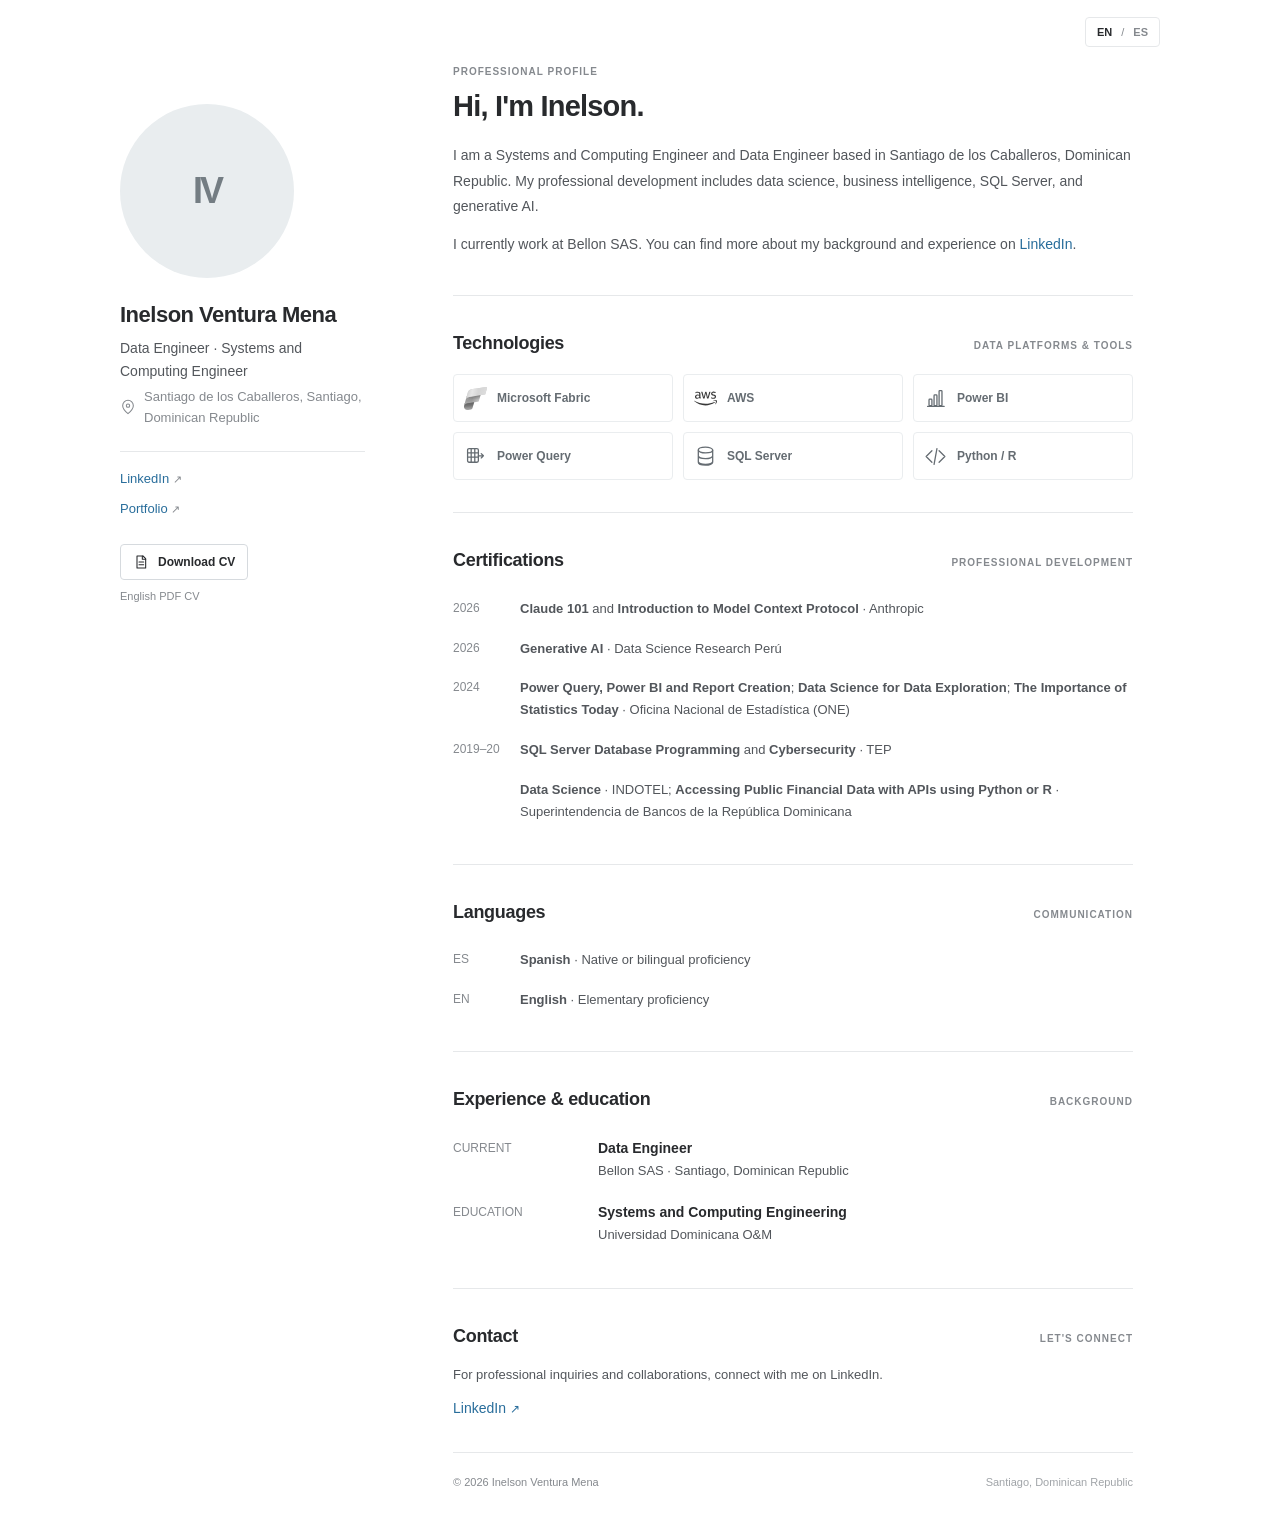
<file: index.html>
<!doctype html>
<html lang="en">
<head>
  <meta charset="utf-8">
  <meta name="viewport" content="width=device-width, initial-scale=1">
  <meta name="theme-color" content="#ffffff">
  <meta name="description" content="Inelson Ventura Mena — Data Engineer and Systems and Computing Engineer in Santiago, Dominican Republic.">
  <title>Inelson Ventura Mena — Portfolio</title>
  <link rel="stylesheet" href="styles.css">
</head>
<body>
  <div class="page">
    <div class="language-switch" aria-label="Language selector"><button type="button" data-language="en" aria-pressed="true">EN</button><span>/</span><button type="button" data-language="es" aria-pressed="false">ES</button></div>
    <aside class="profile" aria-label="Inelson Ventura Mena profile">
      <div class="portrait" aria-label="Profile photo placeholder"><span>IV</span></div>
      <h1>Inelson Ventura Mena</h1>
      <p class="role">Data Engineer · Systems and Computing Engineer</p>
      <p class="location"><svg class="profile-icon" viewBox="0 0 24 24" aria-hidden="true"><path d="M20 10c0 5-8 12-8 12S4 15 4 10a8 8 0 1 1 16 0Z"/><circle cx="12" cy="10" r="2.5"/></svg><span>Santiago de los Caballeros, Santiago, Dominican Republic</span></p>
      <div class="profile-rule"></div>
      <a class="profile-link" href="https://www.linkedin.com/in/iventuram/">LinkedIn <span>↗</span></a>
      <a class="profile-link" href="https://www.facebook.com/iventuram/">Portfolio <span>↗</span></a>
      <a class="cv-link" href="cv.pdf" download><svg class="profile-icon" viewBox="0 0 24 24" aria-hidden="true"><path d="M6 3h9l4 4v14H6z"/><path d="M14 3v5h5M9 12h7M9 16h7"/></svg><span class="cv-label">Download CV</span></a>
      <p class="cv-note">English PDF CV</p>
    </aside>

    <main>
      <section class="intro" id="about">
        <p class="eyebrow">PROFESSIONAL PROFILE</p>
        <h2>Hi, I'm Inelson.</h2>
        <p class="bio">I am a Systems and Computing Engineer and Data Engineer based in Santiago de los Caballeros, Dominican Republic. My professional development includes data science, business intelligence, SQL Server, and generative AI.</p>
        <p class="bio">I currently work at Bellon SAS. You can find more about my background and experience on <a href="https://www.linkedin.com/in/iventuram/">LinkedIn</a>.</p>
      </section>

      <section class="technology" id="technologies">
        <div class="section-heading"><h2>Technologies</h2><span>DATA PLATFORMS &amp; TOOLS</span></div>
        <div class="tech-grid">
          <div class="tech-item"><img class="tech-icon fabric-brand" src="assets/microsoft-fabric.svg" alt="" aria-hidden="true"><span>Microsoft Fabric</span></div>
          <div class="tech-item"><img class="tech-icon aws-brand" src="assets/aws-logo.svg" alt="" aria-hidden="true"><span>AWS</span></div>
          <div class="tech-item"><svg class="tech-icon" viewBox="0 0 32 32" aria-hidden="true"><path d="M5 27h23"/><rect x="7" y="17" width="4" height="9" rx="1"/><rect x="14" y="11" width="4" height="15" rx="1"/><rect x="21" y="5" width="4" height="21" rx="1"/></svg><span>Power BI</span></div>
          <div class="tech-item"><svg class="tech-icon" viewBox="0 0 32 32" aria-hidden="true"><rect x="5" y="5" width="15" height="19" rx="2"/><path d="M10 5v19M15 5v19M5 11h15M5 17h15M20 15h7m-3-3 3 3-3 3"/></svg><span>Power Query</span></div>
          <div class="tech-item"><svg class="tech-icon" viewBox="0 0 32 32" aria-hidden="true"><ellipse cx="16" cy="7" rx="10" ry="4"/><path d="M6 7v17c0 2.2 4.5 4 10 4s10-1.8 10-4V7M6 15c0 2.2 4.5 4 10 4s10-1.8 10-4M6 23c0 2.2 4.5 4 10 4s10-1.8 10-4"/></svg><span>SQL Server</span></div>
          <div class="tech-item"><svg class="tech-icon" viewBox="0 0 32 32" aria-hidden="true"><path d="m11 8-8 8 8 8M21 8l8 8-8 8M18 5l-4 22"/></svg><span>Python / R</span></div>
        </div>
      </section>

      <section class="news" id="certifications">
        <div class="section-heading"><h2>Certifications</h2><span>PROFESSIONAL DEVELOPMENT</span></div>
        <article class="news-item"><time>2026</time><p><strong>Claude 101</strong> and <strong>Introduction to Model Context Protocol</strong> · Anthropic</p></article>
        <article class="news-item"><time>2026</time><p><strong>Generative AI</strong> · Data Science Research Perú</p></article>
        <article class="news-item"><time>2024</time><p><strong>Power Query, Power BI and Report Creation</strong>; <strong>Data Science for Data Exploration</strong>; <strong>The Importance of Statistics Today</strong> · Oficina Nacional de Estadística (ONE)</p></article>
        <article class="news-item"><time>2019–20</time><p><strong>SQL Server Database Programming</strong> and <strong>Cybersecurity</strong> · TEP</p></article>
        <article class="news-item"><time></time><p><strong>Data Science</strong> · INDOTEL; <strong>Accessing Public Financial Data with APIs using Python or R</strong> · Superintendencia de Bancos de la República Dominicana</p></article>
      </section>

      <section class="work" id="languages">
        <div class="section-heading"><h2>Languages</h2><span>COMMUNICATION</span></div>
        <article class="news-item"><time>ES</time><p><strong>Spanish</strong> · Native or bilingual proficiency</p></article>
        <article class="news-item"><time>EN</time><p><strong>English</strong> · Elementary proficiency</p></article>
      </section>

      <section class="experience" id="experience">
        <div class="section-heading"><h2>Experience &amp; education</h2><span>BACKGROUND</span></div>
        <article class="timeline-item"><time>CURRENT</time><div><h3>Data Engineer</h3><p>Bellon SAS · Santiago, Dominican Republic</p></div></article>
        <article class="timeline-item"><time>EDUCATION</time><div><h3>Systems and Computing Engineering</h3><p>Universidad Dominicana O&amp;M</p></div></article>
      </section>

      <section class="contact" id="contact">
        <div class="section-heading"><h2>Contact</h2><span>LET'S CONNECT</span></div>
        <p>For professional inquiries and collaborations, connect with me on LinkedIn.</p>
        <a class="contact-email" href="https://www.linkedin.com/in/iventuram/">LinkedIn <span>↗</span></a>
      </section>
      <footer>© 2026 Inelson Ventura Mena <span>Santiago, Dominican Republic</span></footer>
    </main>
  </div>

  <script>
    const translations = {
      en: {
        role: "Data Engineer · Systems and Computing Engineer",
        location: "Santiago de los Caballeros, Santiago, Dominican Republic",
        cv: "Download CV", cvNote: "English PDF CV", eyebrow: "PROFESSIONAL PROFILE", greeting: "Hi, I'm Inelson.",
        bio1: "I am a Systems and Computing Engineer and Data Engineer based in Santiago de los Caballeros, Dominican Republic. My professional development includes data science, business intelligence, SQL Server, and generative AI.",
        bio2: 'I currently work at Bellon SAS. You can find more about my background and experience on <a href="https://www.linkedin.com/in/iventuram/">LinkedIn</a>.',
        technologies: "Technologies", techCategory: "DATA PLATFORMS &amp; TOOLS",
        certifications: "Certifications", development: "PROFESSIONAL DEVELOPMENT",
        cert1: "<strong>Claude 101</strong> and <strong>Introduction to Model Context Protocol</strong> · Anthropic",
        cert2: "<strong>Generative AI</strong> · Data Science Research Perú",
        cert3: "<strong>Power Query, Power BI and Report Creation</strong>; <strong>Data Science for Data Exploration</strong>; <strong>The Importance of Statistics Today</strong> · Oficina Nacional de Estadística (ONE)",
        cert4: "<strong>SQL Server Database Programming</strong> and <strong>Cybersecurity</strong> · TEP",
        cert5: "<strong>Data Science</strong> · INDOTEL; <strong>Accessing Public Financial Data with APIs using Python or R</strong> · Superintendencia de Bancos de la República Dominicana",
        languages: "Languages", communication: "COMMUNICATION", spanish: "<strong>Spanish</strong> · Native or bilingual proficiency", english: "<strong>English</strong> · Elementary proficiency",
        experience: "Experience &amp; education", background: "BACKGROUND", current: "CURRENT", education: "EDUCATION", roleTitle: "Data Engineer", degree: "Systems and Computing Engineering", employer: "Bellon SAS · Santiago, Dominican Republic", school: "Universidad Dominicana O&amp;M",
        contact: "Contact", connect: "LET'S CONNECT", contactText: "For professional inquiries and collaborations, connect with me on LinkedIn.", linkedin: "LinkedIn", footer: "Santiago, Dominican Republic"
      },
      es: {
        role: "Ingeniero en Sistemas y Computación · Data Engineer",
        location: "Santiago de los Caballeros, Santiago, República Dominicana",
        cv: "Descargar CV", cvNote: "CV en PDF (inglés)", eyebrow: "PERFIL PROFESIONAL", greeting: "Hola, soy Inelson.",
        bio1: "Soy ingeniero en Sistemas y Computación y Data Engineer, radicado en Santiago de los Caballeros, República Dominicana. Mi desarrollo profesional incluye ciencia de datos, inteligencia de negocios, SQL Server e inteligencia artificial generativa.",
        bio2: 'Actualmente trabajo en Bellon SAS. Puedes conocer más sobre mi trayectoria y experiencia en <a href="https://www.linkedin.com/in/iventuram/">LinkedIn</a>.',
        technologies: "Tecnologías", techCategory: "PLATAFORMAS Y HERRAMIENTAS DE DATOS",
        certifications: "Certificaciones", development: "DESARROLLO PROFESIONAL",
        cert1: "<strong>Claude 101</strong> e <strong>Introducción al Model Context Protocol</strong> · Anthropic",
        cert2: "<strong>Inteligencia Artificial Generativa</strong> · Data Science Research Perú",
        cert3: "<strong>Power Query, Power BI y realización de informes</strong>; <strong>Ciencia de datos para la explotación de datos</strong>; <strong>Importancia de la estadística hoy</strong> · Oficina Nacional de Estadística (ONE)",
        cert4: "<strong>Programación de bases de datos SQL Server</strong> y <strong>Ciberseguridad</strong> · TEP",
        cert5: "<strong>Ciencia de datos</strong> · INDOTEL; <strong>Cómo acceder a datos financieros públicos mediante APIs con Python o R</strong> · Superintendencia de Bancos de la República Dominicana",
        languages: "Idiomas", communication: "COMUNICACIÓN", spanish: "<strong>Español</strong> · Nativo o bilingüe", english: "<strong>Inglés</strong> · Competencia básica",
        experience: "Experiencia y formación", background: "TRAYECTORIA", current: "ACTUAL", education: "FORMACIÓN", roleTitle: "Data Engineer", degree: "Ingeniería en Sistemas y Computación", employer: "Bellon SAS · Santiago, República Dominicana", school: "Universidad Dominicana O&amp;M",
        contact: "Contacto", connect: "CONECTEMOS", contactText: "Para consultas profesionales y colaboraciones, puedes contactarme por LinkedIn.", linkedin: "LinkedIn", footer: "Santiago, República Dominicana"
      }
    };
    const fields = {
      role: ".role", cv: ".cv-label", cvNote: ".cv-note", eyebrow: ".eyebrow", greeting: ".intro h2",
      bio1: ".intro .bio:nth-of-type(2)", bio2: ".bio:last-of-type", technologies: "#technologies h2", techCategory: "#technologies .section-heading span", certifications: "#certifications h2", development: "#certifications .section-heading span",
      cert1: ".news-item:nth-of-type(1) p", cert2: ".news-item:nth-of-type(2) p", cert3: ".news-item:nth-of-type(3) p", cert4: ".news-item:nth-of-type(4) p", cert5: ".news-item:nth-of-type(5) p",
      languages: "#languages h2", communication: "#languages .section-heading span", spanish: "#languages .news-item:nth-of-type(1) p", english: "#languages .news-item:nth-of-type(2) p",
      experience: "#experience h2", background: "#experience .section-heading span", current: ".timeline-item:nth-of-type(1) time", education: ".timeline-item:nth-of-type(2) time", roleTitle: ".timeline-item:nth-of-type(1) h3", degree: ".timeline-item:nth-of-type(2) h3", employer: ".timeline-item:nth-of-type(1) p", school: ".timeline-item:nth-of-type(2) p",
      contact: "#contact h2", connect: "#contact .section-heading span", contactText: "#contact>p", linkedin: ".contact-email", footer: "footer span"
    };
    function setLanguage(language) {
      const text = translations[language];
      document.documentElement.lang = language;
      document.title = `Inelson Ventura Mena — ${language === "en" ? "Portfolio" : "Portafolio"}`;
      document.querySelector('meta[name="description"]').content = language === "en"
        ? "Inelson Ventura Mena — Data Engineer and Systems and Computing Engineer in Santiago, Dominican Republic."
        : "Inelson Ventura Mena — Data Engineer e Ingeniero en Sistemas y Computación en Santiago, República Dominicana.";
      for (const [key, selector] of Object.entries(fields)) {
        const element = document.querySelector(selector);
        if (!element) continue;
        if (key === "cvNote") element.textContent = text[key];
        else if (key === "linkedin") element.innerHTML = text[key] + " <span>↗</span>";
        else element.innerHTML = text[key];
      }
      document.querySelector(".location span").textContent = text.location;
      document.querySelectorAll("[data-language]").forEach(button => button.setAttribute("aria-pressed", String(button.dataset.language === language)));
      try { localStorage.setItem("portfolio-language", language); } catch {}
    }
    document.querySelectorAll("[data-language]").forEach(button => button.addEventListener("click", () => setLanguage(button.dataset.language)));
    let initialLanguage = "en";
    try { const saved = localStorage.getItem("portfolio-language"); if (saved === "en" || saved === "es") initialLanguage = saved; } catch {}
    setLanguage(initialLanguage);
  </script>
</body>
</html>
</file>
<file: styles.css>
:root {
  --ink: #282a2d;
  --text: #52565b;
  --muted: #85898e;
  --line: #e6e8ea;
  --link: #286d9b;
  --sans: Arial, Helvetica, sans-serif;
}

* { box-sizing: border-box; }
html { scroll-behavior: smooth; }
body {
  margin: 0;
  background: #fff;
  color: var(--ink);
  font: 15px/1.68 var(--sans);
  -webkit-font-smoothing: antialiased;
}
a { color: var(--link); text-decoration: none; }
a:hover { text-decoration: underline; }

.page {
  width: min(1040px, calc(100% - 64px));
  margin: 0 auto;
  display: grid;
  grid-template-columns: 245px minmax(0, 1fr);
  gap: 88px;
}
.profile {
  align-self: start;
  position: sticky;
  top: 40px;
  padding-top: 64px;
  min-height: 100vh;
}
.portrait {
  width: 174px;
  height: 174px;
  border-radius: 50%;
  background: #e9edef;
  display: grid;
  place-items: center;
  margin: 0 0 23px;
  color: #747d83;
}
.portrait span { font-size: 36px; font-weight: 600; letter-spacing: -3px; }
.profile h1 { font-size: 22px; line-height: 1.3; letter-spacing: -.5px; margin: 0; font-weight: 700; }
.role { color: var(--text); margin: 7px 0 0; font-size: 14px; }
.location { font-size: 13px; color: var(--muted); margin: 2px 0 0; }
.location, .email-link, .cv-link { display: flex; align-items: center; gap: 8px; }
.profile-icon { width: 16px; height: 16px; flex: 0 0 16px; fill: none; stroke: currentColor; stroke-width: 1.6; stroke-linecap: round; stroke-linejoin: round; }
.profile-rule { width: 100%; border-top: 1px solid var(--line); margin: 22px 0 12px; }
.profile-link { display: block; font-size: 13px; padding: 4px 0; }
.profile-link span { font-size: 11px; color: var(--muted); }
.cv-link {
  display: inline-flex;
  align-items: center;
  gap: 9px;
  border: 1px solid #d6dade;
  border-radius: 4px;
  padding: 7px 12px;
  font-size: 12px;
  font-weight: 600;
  margin-top: 20px;
  color: var(--ink);
}
.cv-link:hover { text-decoration: none; background: #f6f7f7; }
.cv-link span { font-size: 15px; }
.cv-link .cv-label { font-size: 12px; }
.cv-note { font-size: 11px; line-height: 1.5; color: var(--muted); margin-top: 8px; }
.cv-note code { font-size: 10px; }

main { padding-top: 64px; max-width: 680px; }
.intro { padding-bottom: 38px; border-bottom: 1px solid var(--line); }
.eyebrow, .section-heading > span {
  font-size: 10px;
  letter-spacing: .1em;
  color: var(--muted);
  font-weight: 600;
}
.eyebrow { margin: 0 0 7px; }
.intro h2 { font-size: 29px; letter-spacing: -.8px; line-height: 1.3; margin: 0 0 18px; }
.bio { color: var(--text); font-size: 14px; line-height: 1.8; margin: 0 0 13px; }
.bio:last-child { margin-bottom: 0; }
.technology, .news, .work, .experience, .contact { padding: 32px 0; border-bottom: 1px solid var(--line); }
.section-heading { display: flex; justify-content: space-between; align-items: baseline; gap: 15px; margin-bottom: 13px; }
.section-heading h2 { font-size: 18px; letter-spacing: -.3px; margin: 0; font-weight: 700; }
.tech-grid { display: grid; grid-template-columns: repeat(3, minmax(0, 1fr)); gap: 10px; margin-top: 16px; }
.tech-item { min-height: 48px; display: flex; align-items: center; gap: 10px; padding: 9px 10px; border: 1px solid #eaedef; border-radius: 4px; color: #656c72; }
.tech-item span { font-size: 12px; line-height: 1.35; font-weight: 600; }
.tech-icon { width: 23px; height: 23px; flex: 0 0 23px; fill: none; stroke: currentColor; stroke-width: 1.8; stroke-linecap: round; stroke-linejoin: round; }
.fabric-brand, .aws-brand { object-fit: contain; filter: grayscale(1); opacity: .78; }
.news-item { display: grid; grid-template-columns: 53px 1fr; gap: 14px; padding: 9px 0; }
.news-item time, .timeline-item time { font-size: 12px; color: var(--muted); font-variant-numeric: tabular-nums; }
.news-item p { font-size: 13px; color: var(--text); margin: 0; }
.work-item { display: grid; grid-template-columns: 160px minmax(0, 1fr); gap: 20px; padding: 14px 0 18px; }
.work-image { height: 122px; display: grid; place-items: center; background: #edf0f2; border: 1px solid #e8eaec; color: #879099; }
.work-image span { font-size: 27px; font-weight: 600; letter-spacing: -1px; }
.image-two { background: #f2eeea; color: #9c8b7d; }
.work-copy h3, .timeline-item h3 { font-size: 14px; line-height: 1.45; margin: 0; font-weight: 700; }
.work-meta { font-size: 11px !important; color: var(--muted) !important; margin: 2px 0 6px !important; }
.work-copy p { font-size: 12px; color: var(--text); line-height: 1.65; margin: 0 0 5px; }
.work-copy > a { font-size: 12px; }
.work-copy > a span { font-size: 11px; }
.timeline-item { display: grid; grid-template-columns: 125px 1fr; gap: 20px; padding: 10px 0; }
.timeline-item p { font-size: 13px; color: var(--text); margin: 2px 0 0; }
.contact > p { font-size: 13px; color: var(--text); margin: 0 0 9px; }
.contact-email { font-size: 14px; }
.contact-email span { font-size: 12px; }
footer { display: flex; justify-content: space-between; padding: 20px 0 35px; color: var(--muted); font-size: 11px; }
footer span { color: #a0a4a8; }

.language-switch {
  position: fixed;
  top: 17px;
  right: max(24px, calc((100vw - 1040px) / 2));
  z-index: 5;
  display: flex;
  align-items: center;
  gap: 7px;
  padding: 5px 9px;
  background: #fff;
  border: 1px solid var(--line);
  border-radius: 4px;
  color: var(--muted);
  font-size: 11px;
}
.language-switch button { border: 0; background: transparent; padding: 2px; color: var(--muted); font: 600 11px var(--sans); cursor: pointer; }
.language-switch button[aria-pressed="true"] { color: var(--ink); }
.language-switch button:hover { color: var(--link); }

@media (max-width: 760px) {
  .page { width: min(620px, calc(100% - 40px)); grid-template-columns: 1fr; gap: 0; }
  .profile { position: static; min-height: auto; padding-top: 30px; display: grid; grid-template-columns: 82px 1fr; column-gap: 18px; align-items: center; }
  .portrait { width: 82px; height: 82px; margin: 0; grid-row: span 3; }
  .portrait span { font-size: 24px; }
  .profile h1 { font-size: 20px; align-self: end; }
  .role { font-size: 13px; align-self: center; }
  .location { align-self: start; }
  .profile-rule { grid-column: 1 / -1; margin: 18px 0 8px; }
  .profile-link { display: inline-block; margin-right: 14px; font-size: 12px; }
  .cv-link { grid-column: 1 / -1; justify-self: start; margin-top: 13px; }
  .cv-note { grid-column: 1 / -1; margin: 5px 0 0; }
  main { padding-top: 42px; }
  .intro h2 { font-size: 26px; }
  .language-switch { top: 10px; right: 15px; }
  .tech-grid { grid-template-columns: repeat(2, minmax(0, 1fr)); }
}
@media (max-width: 480px) {
  .work-item { grid-template-columns: 105px minmax(0, 1fr); gap: 14px; }
  .work-image { height: 105px; }
  .timeline-item { grid-template-columns: 95px 1fr; gap: 10px; }
  .section-heading > span { font-size: 9px; }
  .bio { font-size: 13px; }
}
</file>
